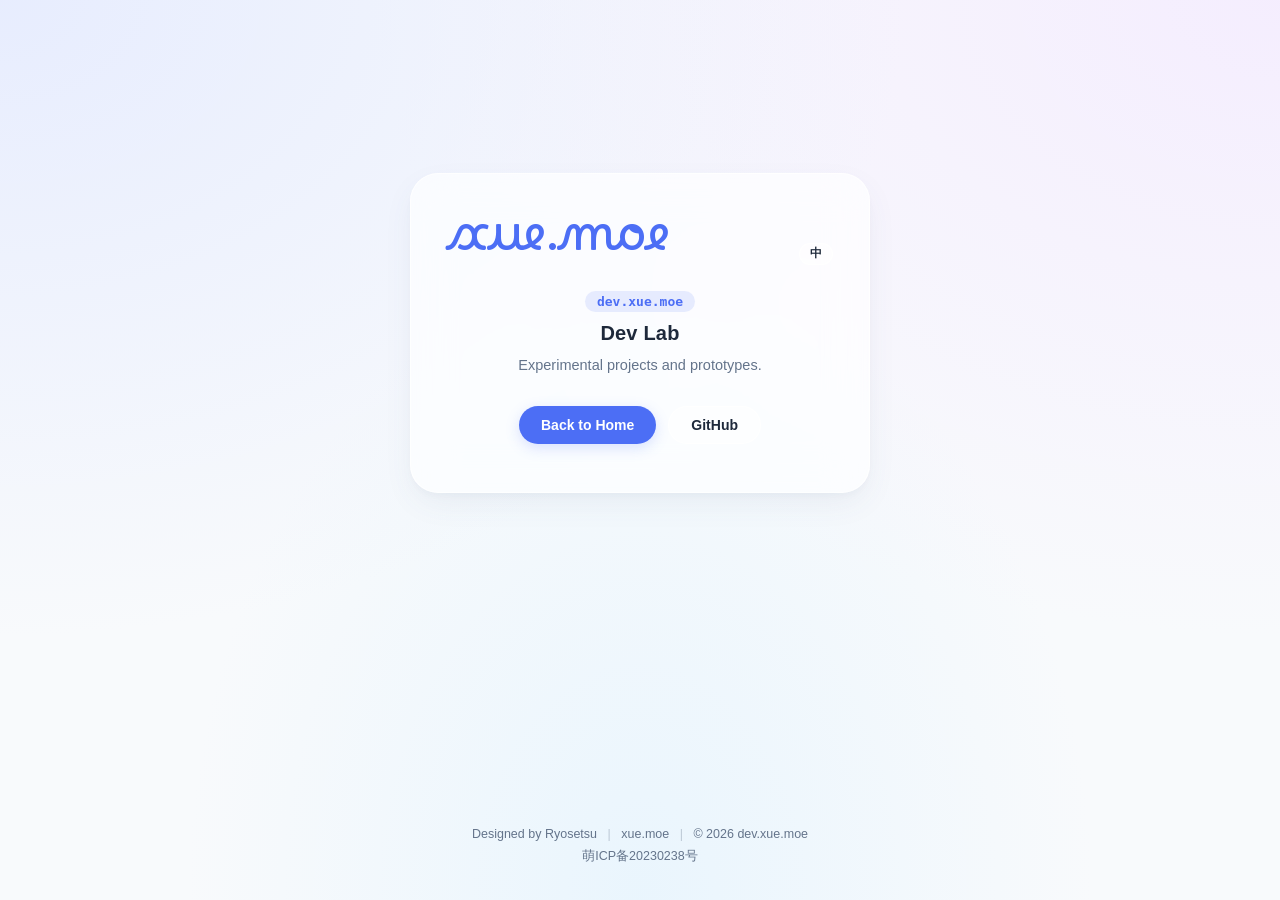
<file: dev/index.html>
<!DOCTYPE html>
<html lang="zh-CN">
<head>
  <meta charset="UTF-8" />
  <meta name="viewport" content="width=device-width, initial-scale=1.0, viewport-fit=cover" />
  <script>
    (function() {
      function valid(value, choices) { return choices.includes(value) ? value : null; }
      function readLocal(name) {
        try { return localStorage.getItem(name); } catch (_) { return null; }
      }
      function readCookie(name) {
        try {
          const cookie = document.cookie.split(';').map(value => value.trim()).find(value => value.startsWith(name + '='));
          return cookie ? decodeURIComponent(cookie.slice(name.length + 1)) : null;
        } catch (_) { return null; }
      }
      function setShared(name, value) {
        try { localStorage.setItem(name, value); } catch (_) {}
        const shared = location.hostname === 'xue.moe' || location.hostname.endsWith('.xue.moe');
        try { document.cookie = `${name}=${encodeURIComponent(value)}; path=/; max-age=31536000; SameSite=Lax${shared ? '; domain=.xue.moe' : ''}`; } catch (_) {}
      }
      const params = new URLSearchParams(location.search);
      const themeChoices = ['dark', 'light'];
      const languageChoices = ['zh', 'en'];
      // Shared cookies keep preferences consistent between subdomains.
      const theme = valid(params.get('theme'), themeChoices)
        || valid(readCookie('xue-theme'), themeChoices) || valid(readLocal('xue-theme'), themeChoices);
      if (theme) {
        document.documentElement.setAttribute('data-theme', theme);
        setShared('xue-theme', theme);
      }
      const lang = valid((params.get('lang') || '').toLowerCase(), languageChoices)
        || valid(readCookie('xue-lang'), languageChoices) || valid(readLocal('xue-lang'), languageChoices)
        || (navigator.language && navigator.language.startsWith('en') ? 'en' : 'zh');
      document.documentElement.setAttribute('data-lang', lang);
      document.documentElement.setAttribute('lang', lang === 'en' ? 'en' : 'zh-CN');
      setShared('xue-lang', lang);
      if (params.has('theme') || params.has('lang')) {
        params.delete('theme'); params.delete('lang');
        const query = params.toString();
        try { history.replaceState(null, '', location.pathname + (query ? '?' + query : '') + location.hash); } catch (_) {}
      }
    })();
  </script>
  <style>
    /* Set the browser canvas and native controls before any page content paints. */
    html { color-scheme: light; background-color: #f8fafc; }
    @media (prefers-color-scheme: dark) {
      html:not([data-theme="light"]) { color-scheme: dark; background-color: #0f172a; }
    }
    html[data-theme="dark"] { color-scheme: dark; background-color: #0f172a; }
  </style>
  <title>dev.xue.moe｜实验工坊</title>
  <meta name="description" content="dev.xue.moe 是 Ryosetsu 的实验工坊，用于展示实验性项目、前端组件与交互原型。" />
  <meta name="robots" content="noindex,follow" />
  <link rel="canonical" href="https://dev.xue.moe/" />
  <meta property="og:title" content="dev.xue.moe｜实验工坊" />
  <meta property="og:description" content="Ryosetsu 的实验工坊，用于展示实验性项目、前端组件与交互原型。" />
  <meta property="og:url" content="https://dev.xue.moe/" />
  <meta property="og:type" content="website" />
  <meta property="og:site_name" content="dev.xue.moe" />
  <meta property="og:image" content="https://dev.xue.moe/images/og/dev.png" />
  <meta property="og:image:type" content="image/png" />
  <meta property="og:image:width" content="1200" />
  <meta property="og:image:height" content="630" />
  <meta property="og:image:alt" content="dev.xue.moe 实验工坊与前端原型" />
  <meta name="twitter:card" content="summary_large_image" />
  <meta name="twitter:title" content="dev.xue.moe｜实验工坊" />
  <meta name="twitter:description" content="Ryosetsu 的实验工坊，用于展示实验性项目、前端组件与交互原型。" />
  <meta name="twitter:image" content="https://dev.xue.moe/images/og/dev.png" />
  <meta name="twitter:image:alt" content="dev.xue.moe 实验工坊与前端原型" />
  <link rel="icon" href="data:image/svg+xml,%3Csvg%20xmlns%3D%22http%3A%2F%2Fwww.w3.org%2F2000%2Fsvg%22%20viewBox%3D%220%200%2064%2064%22%3E%3Cdefs%3E%3ClinearGradient%20id%3D%22snowB%22%20x1%3D%220%25%22%20y1%3D%220%25%22%20x2%3D%220%25%22%20y2%3D%22100%25%22%3E%3Cstop%20offset%3D%220%25%22%20stop-color%3D%22%23ffffff%22%2F%3E%3Cstop%20offset%3D%22100%25%22%20stop-color%3D%22%23e2e8f0%22%2F%3E%3C%2FlinearGradient%3E%3ClinearGradient%20id%3D%22eyeBlue%22%20x1%3D%220%25%22%20y1%3D%220%25%22%20x2%3D%220%25%22%20y2%3D%22100%25%22%3E%3Cstop%20offset%3D%220%25%22%20stop-color%3D%22%230284c7%22%2F%3E%3Cstop%20offset%3D%22100%25%22%20stop-color%3D%22%230369a1%22%2F%3E%3C%2FlinearGradient%3E%3Cfilter%20id%3D%22snowShadow%22%20x%3D%22-10%25%22%20y%3D%22-10%25%22%20width%3D%22120%25%22%20height%3D%22120%25%22%3E%3CfeDropShadow%20dx%3D%220%22%20dy%3D%221.5%22%20stdDeviation%3D%221.5%22%20flood-color%3D%22%230f172a%22%20flood-opacity%3D%220.18%22%2F%3E%3C%2Ffilter%3E%3C%2Fdefs%3E%3Cg%20filter%3D%22url(%23snowShadow)%22%3E%3Cpath%20d%3D%22M7%2032%20C3%2016%2014%206%2022%2010%20C27%2012%2028.5%2020%2032%2020%20C35.5%2020%2037%2012%2042%2010%20C50%206%2061%2016%2057%2032%20C61%2045%2056%2058%2032%2058%20C8%2058%203%2045%207%2032%20Z%22%20fill%3D%22url(%23snowB)%22%2F%3E%3Cpath%20d%3D%22M12%2028%20C9%2019%2016%2013%2020%2015%20C22.5%2017%2022%2026%2017%2026.5%20Z%22%20fill%3D%22%23fda4af%22%2F%3E%3Cpath%20d%3D%22M52%2028%20C55%2019%2048%2013%2044%2015%20C41.5%2017%2042%2026%2047%2026.5%20Z%22%20fill%3D%22%23fda4af%22%2F%3E%3Cellipse%20cx%3D%2222%22%20cy%3D%2238%22%20rx%3D%224.8%22%20ry%3D%225.8%22%20fill%3D%22url(%23eyeBlue)%22%2F%3E%3Cellipse%20cx%3D%2242%22%20cy%3D%2238%22%20rx%3D%224.8%22%20ry%3D%225.8%22%20fill%3D%22url(%23eyeBlue)%22%2F%3E%3Cpath%20d%3D%22M19%2040%20C20%2042.5%2024%2042.5%2025%2040%22%20stroke%3D%22%2338bdf8%22%20stroke-width%3D%221.2%22%20stroke-linecap%3D%22round%22%20fill%3D%22none%22%2F%3E%3Cpath%20d%3D%22M39%2040%20C40%2042.5%2044%2042.5%2045%2040%22%20stroke%3D%22%2338bdf8%22%20stroke-width%3D%221.2%22%20stroke-linecap%3D%22round%22%20fill%3D%22none%22%2F%3E%3Ccircle%20cx%3D%2220.5%22%20cy%3D%2235.5%22%20r%3D%221.8%22%20fill%3D%22%23ffffff%22%2F%3E%3Ccircle%20cx%3D%2240.5%22%20cy%3D%2235.5%22%20r%3D%221.8%22%20fill%3D%22%23ffffff%22%2F%3E%3Ccircle%20cx%3D%2223.5%22%20cy%3D%2240.5%22%20r%3D%220.8%22%20fill%3D%22%23ffffff%22%2F%3E%3Ccircle%20cx%3D%2243.5%22%20cy%3D%2240.5%22%20r%3D%220.8%22%20fill%3D%22%23ffffff%22%2F%3E%3Cellipse%20cx%3D%2214%22%20cy%3D%2244%22%20rx%3D%223.5%22%20ry%3D%221.8%22%20fill%3D%22%23f43f5e%22%20opacity%3D%220.16%22%2F%3E%3Cellipse%20cx%3D%2250%22%20cy%3D%2244%22%20rx%3D%223.5%22%20ry%3D%221.8%22%20fill%3D%22%23f43f5e%22%20opacity%3D%220.16%22%2F%3E%3Cpath%20d%3D%22M32%2042.5%20L30.6%2040.5%20C31.2%2040%2032.8%2040%2033.4%2040.5%20Z%22%20fill%3D%22%23f43f5e%22%2F%3E%3Cpath%20d%3D%22M29.5%2044.5%20C31%2046%2032%2044.5%2032%2043.5%20C32%2044.5%2033%2046%2034.5%2044.5%22%20stroke%3D%22%23cbd5e1%22%20stroke-width%3D%221.5%22%20stroke-linecap%3D%22round%22%20fill%3D%22none%22%2F%3E%3C%2Fg%3E%3C%2Fsvg%3E">

  <style>
    @font-face {
      font-family: 'Borel';
      font-style: normal;
      font-weight: 400;
      font-display: swap;
      src: url('/fonts/borel.woff2') format('woff2'),
           url('https://fonts.gstatic.com/s/borel/v10/6qLOKZsftAPisjsmaSIFOSwF.woff2') format('woff2');
      unicode-range: U+0000-00FF, U+0131, U+0152-0153, U+02BB-02BC, U+02C6, U+02DA, U+02DC, U+2000-206F, U+20AC, U+2122, U+2191, U+2193, U+2212, U+2215, U+FEFF, U+FFFD;
    }

    :root {
      --primary: #4c6ef5;
      --primary-soft: rgba(76, 110, 245, 0.12);
      --primary-glow: rgba(92, 124, 250, 0.22);
      --bg-ambient: radial-gradient(at 0% 0%, rgba(224, 231, 255, 0.7) 0px, transparent 50%),
                    radial-gradient(at 100% 0%, rgba(243, 232, 255, 0.7) 0px, transparent 50%),
                    radial-gradient(at 50% 100%, rgba(224, 242, 254, 0.6) 0px, transparent 50%),
                    #f8fafc;
      --card-bg: rgba(255, 255, 255, 0.68);
      --card-border: rgba(255, 255, 255, 0.75);
      --text-main: #1e293b;
      --text-muted: #64748b;
      --shadow-soft: 0 12px 32px -4px rgba(79, 94, 130, 0.08), 0 4px 12px -2px rgba(79, 94, 130, 0.04);
    }

    @media (prefers-color-scheme: dark) {
      :root:not([data-theme="light"]) {
        --primary: #91a7ff;
        --primary-soft: rgba(145, 167, 255, 0.14);
        --primary-glow: rgba(145, 167, 255, 0.22);
        --bg-ambient: radial-gradient(at 0% 0%, rgba(30, 41, 67, 0.8) 0px, transparent 50%),
                      radial-gradient(at 100% 0%, rgba(46, 32, 69, 0.7) 0px, transparent 50%),
                      radial-gradient(at 50% 100%, rgba(17, 24, 39, 0.9) 0px, transparent 50%),
                      #0f172a;
        --card-bg: rgba(30, 41, 59, 0.65);
        --card-border: rgba(255, 255, 255, 0.08);
        --text-main: #f1f5f9;
        --text-muted: #94a3b8;
        --shadow-soft: 0 12px 36px -4px rgba(0, 0, 0, 0.4);
      }
    }
    :root[data-theme="dark"] {
        --primary: #91a7ff;
        --primary-soft: rgba(145, 167, 255, 0.14);
        --primary-glow: rgba(145, 167, 255, 0.22);
        --bg-ambient: radial-gradient(at 0% 0%, rgba(30, 41, 67, 0.8) 0px, transparent 50%),
                      radial-gradient(at 100% 0%, rgba(46, 32, 69, 0.7) 0px, transparent 50%),
                      radial-gradient(at 50% 100%, rgba(17, 24, 39, 0.9) 0px, transparent 50%),
                      #0f172a;
        --card-bg: rgba(30, 41, 59, 0.65);
        --card-border: rgba(255, 255, 255, 0.08);
        --text-main: #f1f5f9;
        --text-muted: #94a3b8;
        --shadow-soft: 0 12px 36px -4px rgba(0, 0, 0, 0.4);
    }

    * {
      box-sizing: border-box;
      margin: 0;
      padding: 0;
      -webkit-tap-highlight-color: transparent;
    }

    body {
      min-height: 100vh;
      display: flex;
      flex-direction: column;
      font-family: -apple-system, BlinkMacSystemFont, "Segoe UI", Roboto, "PingFang SC", "Microsoft YaHei", sans-serif;
      background: var(--bg-ambient);
      color: var(--text-main);
      justify-content: center;
      align-items: center;
      padding: 20px;
    }

    .card {
      background: var(--card-bg);
      backdrop-filter: blur(20px) saturate(160%);
      -webkit-backdrop-filter: blur(20px) saturate(160%);
      border: 1px solid var(--card-border);
      border-radius: 28px;
      padding: 48px 36px;
      box-shadow: var(--shadow-soft);
      text-align: center;
      max-width: 460px;
      width: 100%;
      animation: fadeInDown 0.6s cubic-bezier(0.16, 1, 0.3, 1);
    }

    .brand-hello {
      font-family: 'Borel', 'Snell Roundhand', 'Brush Script MT', 'Segoe Script', cursive;
      font-weight: 400;
      letter-spacing: -0.5px;
      color: var(--primary);
      font-size: 52px;
      line-height: 1.1;
      display: inline-block;
      margin-bottom: 6px;
      user-select: none;
    }

    .domain-tag {
      font-size: 13px;
      font-weight: 600;
      color: var(--primary);
      background: var(--primary-soft);
      padding: 3px 12px;
      border-radius: 999px;
      display: inline-block;
      margin-bottom: 16px;
      font-family: ui-monospace, SFMono-Regular, Menlo, Monaco, Consolas, monospace;
    }

    .page-title {
      margin: -6px 0 8px;
      font-size: 20px;
      font-weight: 700;
      letter-spacing: 0.01em;
    }

    p {
      color: var(--text-muted);
      font-size: 14.5px;
      line-height: 1.7;
      margin-bottom: 28px;
    }

    .btn-group {
      display: flex;
      gap: 12px;
      justify-content: center;
      flex-wrap: wrap;
    }

    .btn {
      display: inline-flex;
      align-items: center;
      gap: 6px;
      padding: 10px 22px;
      border-radius: 999px;
      font-size: 14px;
      font-weight: 600;
      text-decoration: none;
      transition: all 0.2s ease;
      color: #fff;
      background: var(--primary);
      box-shadow: 0 4px 14px var(--primary-glow);
    }

    .btn:hover {
      transform: translateY(-2px);
      box-shadow: 0 6px 20px var(--primary-glow);
    }

    .btn-secondary {
      background: rgba(255, 255, 255, 0.4);
      color: var(--text-main);
      border: 1px solid var(--card-border);
      box-shadow: none;
    }

    .btn-secondary:hover {
      background: rgba(255, 255, 255, 0.8);
      box-shadow: 0 4px 12px rgba(0, 0, 0, 0.05);
    }

    @keyframes fadeInDown {
      from { opacity: 0; transform: translateY(-16px); }
      to { opacity: 1; transform: translateY(0); }
    }

    footer {
      margin-top: auto;
      text-align: center;
      padding: 24px 16px 12px;
      font-size: 12.5px;
      color: var(--text-muted);
      line-height: 1.8;
    }

    footer a {
      color: inherit;
      text-decoration: none;
      transition: color 0.15s ease;
    }

    footer a:hover {
      color: var(--primary);
      text-decoration: underline;
    }

    footer .sep {
      margin: 0 7px;
      opacity: 0.35;
    }

    @media (max-width: 480px) {
      body { padding: max(16px, env(safe-area-inset-top)) 16px; }
      .card { padding: 34px 20px; border-radius: 22px; }
      .brand-hello { font-size: clamp(40px, 13vw, 48px); }
      .page-title { font-size: 18px; }
      .btn-group { flex-direction: column; }
      .btn { justify-content: center; min-height: 44px; }
      footer { padding-bottom: calc(16px + env(safe-area-inset-bottom)); }
    }
  </style>
</head>
<body>
  <div class="card" style="margin: auto 0;">
    <div style="display: flex; justify-content: space-between; align-items: center; width: 100%; margin-bottom: 6px;">
      <span class="brand-hello">xue.moe</span>
      <button id="langBtn" class="btn btn-secondary" style="padding: 3px 10px; font-size: 11.5px; line-height: 1.2; border-radius: 999px; font-weight: 700; cursor: pointer;" title="Switch Language / 切换语言">EN</button>
    </div>
    <div>
      <span class="domain-tag">dev.xue.moe</span>
    </div>
    <h1 id="pageTitle" class="page-title">实验工坊</h1>
    <p id="devDesc">实验项目与开发原型，持续更新。</p>
    <div class="btn-group">
      <a href="https://xue.moe" class="btn" id="homeBtn">返回主站</a>
      <a href="https://github.com/xue-moe" target="_blank" rel="noopener noreferrer" class="btn btn-secondary">GitHub</a>
    </div>
  </div>

  <footer>
    <div>
      <span>Designed by Ryosetsu</span>
      <span class="sep">|</span>
      <a href="https://xue.moe">xue.moe</a>
      <span class="sep">|</span>
      <span>© <span id="year">2026</span> dev.xue.moe</span>
    </div>
    <div>
      <a href="https://icp.gov.moe/?keyword=20230238" target="_blank" rel="noopener noreferrer external">萌ICP备20230238号</a>
    </div>
  </footer>

  <script>
    const curYear = new Date().getFullYear();
    const yearEl = document.getElementById('year');
    if (yearEl) {
      yearEl.textContent = curYear > 2026 ? `2026 - ${curYear}` : '2026';
    }

    const i18n = {
      zh: {
        title: "实验工坊 · xue.moe",
        pageTitle: "实验工坊",
        desc: "实验项目与开发原型，持续更新。",
        home: "返回主站",
        btn: "EN"
      },
      en: {
        title: "Dev Lab · xue.moe",
        pageTitle: "Dev Lab",
        desc: "Experimental projects and prototypes.",
        home: "Back to Home",
        btn: "中"
      }
    };

    let currentLang = document.documentElement.getAttribute('data-lang') || localStorage.getItem('xue-lang') || (navigator.language && navigator.language.startsWith('en') ? 'en' : 'zh');

    function setSharedPref(name, val) {
      try { localStorage.setItem(name, val); } catch (_) {}
      const isXue = location.hostname === 'xue.moe' || location.hostname.endsWith('.xue.moe');
      const d = isXue ? '; domain=.xue.moe' : '';
      document.cookie = `${name}=${encodeURIComponent(val)}; path=/; max-age=31536000; SameSite=Lax${d}`;
    }

    function attachCrossDomainPrefs(link) {
      if (!link || !link.href) return;
      try {
        const url = new URL(link.href, location.origin);
        if (url.hostname === 'xue.moe' || url.hostname.endsWith('.xue.moe')) {
          const curLang = document.documentElement.getAttribute('data-lang') || 'zh';
          const curTheme = document.documentElement.getAttribute('data-theme') || localStorage.getItem('xue-theme') || (window.matchMedia && window.matchMedia('(prefers-color-scheme: dark)').matches ? 'dark' : 'light');
          url.searchParams.set('lang', curLang);
          if (curTheme) url.searchParams.set('theme', curTheme);
          link.href = url.toString();
        }
      } catch (_) {}
    }

    function updateCrossDomainLinks() {
      document.querySelectorAll('a[href]').forEach(attachCrossDomainPrefs);
    }

    document.addEventListener('click', (e) => {
      const link = e.target.closest('a');
      if (link) attachCrossDomainPrefs(link);
    }, true);

    document.addEventListener('pointerdown', (e) => {
      const link = e.target.closest('a');
      if (link) attachCrossDomainPrefs(link);
    }, true);

    const langBtn = document.getElementById('langBtn');
    const devDesc = document.getElementById('devDesc');
    const homeBtn = document.getElementById('homeBtn');

    function applyLanguage(lang) {
      currentLang = lang;
      document.documentElement.setAttribute('data-lang', lang);
      document.documentElement.setAttribute('lang', lang === 'en' ? 'en' : 'zh-CN');
      setSharedPref('xue-lang', lang);

      const t = i18n[lang];
      document.title = t.title;
      document.getElementById('pageTitle').textContent = t.pageTitle;
      langBtn.textContent = t.btn;
      devDesc.innerHTML = t.desc;
      homeBtn.textContent = t.home;
      updateCrossDomainLinks();
    }

    langBtn.addEventListener('click', () => {
      applyLanguage(currentLang === 'zh' ? 'en' : 'zh');
    });

    applyLanguage(currentLang);
  </script>
</body>
</html>
</file>
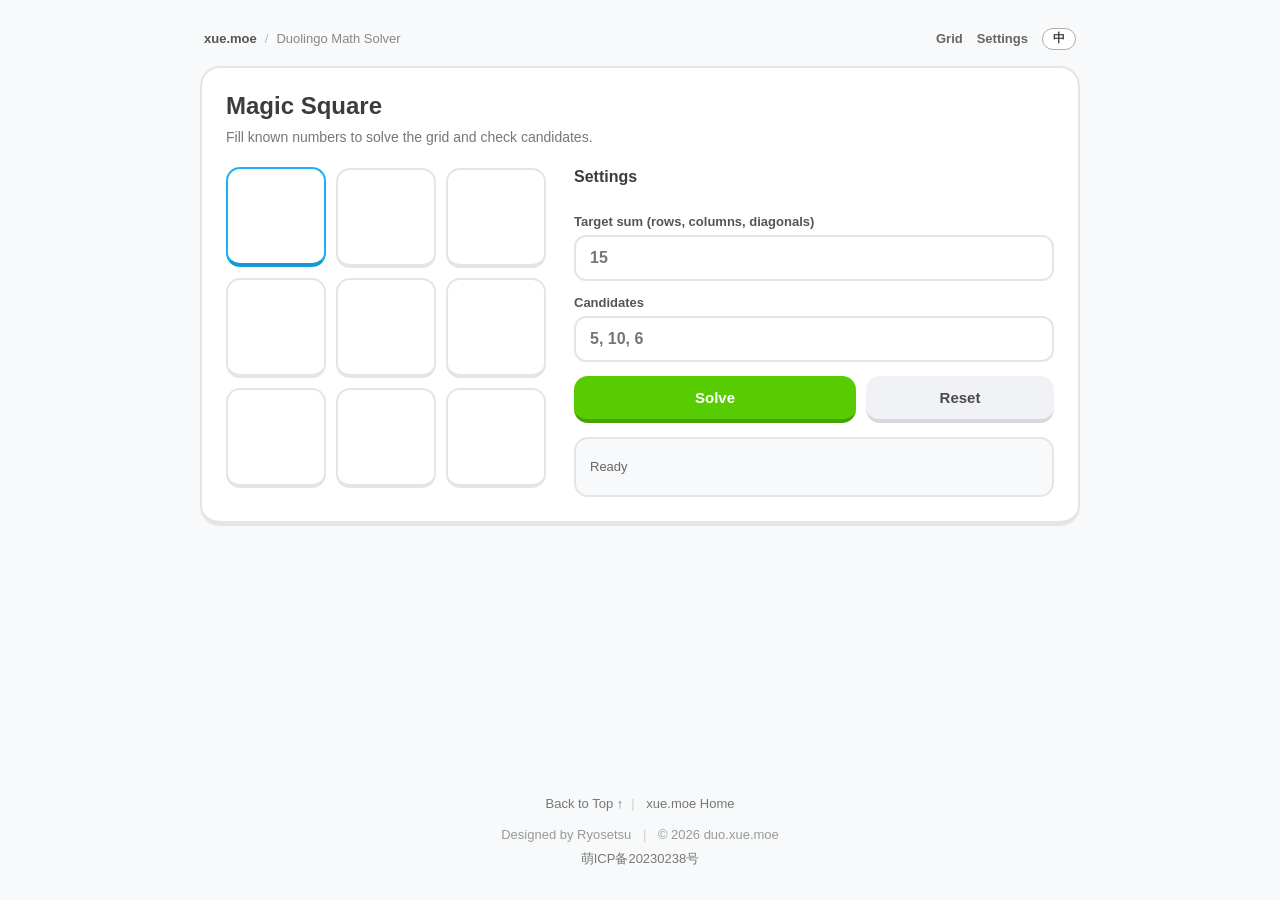
<file: duo/index.html>
<!DOCTYPE html>
<html lang="zh-CN">
<head>
  <meta charset="UTF-8" />
  <meta name="viewport" content="width=device-width, initial-scale=1.0, viewport-fit=cover" />
  <title>幻方求解 | duo.xue.moe</title>
  <meta name="description" content="在线求解多邻国数学 3×3 幻方：在9宫格（九宫格）中输入已知数字，自动推导空格、校验候选值并展示符合条件的解。" />
  <meta name="keywords" content="多邻国解题器,多邻国数学,多邻国幻方,9宫格,九宫格,9宫格求解器,九宫格求解器,3×3幻方,Duolingo Math,幻方解法,九宫格计算器,数学求解器" />
  <link rel="canonical" href="https://duo.xue.moe/" />
  <meta property="og:title" content="幻方求解 | duo.xue.moe" />
  <meta property="og:description" content="在线求解多邻国数学 3×3 幻方：在9宫格（九宫格）中输入已知数字，自动推导空格、校验候选值并展示符合条件的解。" />
  <meta property="og:url" content="https://duo.xue.moe/" />
  <meta property="og:type" content="website" />
  <meta property="og:site_name" content="xue.moe" />
  <meta property="og:image" content="https://duo.xue.moe/images/og/duo.png" />
  <meta property="og:image:type" content="image/png" />
  <meta property="og:image:width" content="1200" />
  <meta property="og:image:height" content="630" />
  <meta property="og:image:alt" content="多邻国数学 9宫格与九宫格幻方求解器示例" />
  <meta name="twitter:card" content="summary_large_image" />
  <meta name="twitter:title" content="幻方求解 | duo.xue.moe" />
  <meta name="twitter:description" content="在线求解多邻国数学 3×3 幻方：在9宫格（九宫格）中输入已知数字，自动推导空格、校验候选值并展示符合条件的解。" />
  <meta name="twitter:image" content="https://duo.xue.moe/images/og/duo.png" />
  <meta name="twitter:image:alt" content="多邻国数学 9宫格与九宫格幻方求解器示例" />
  <link rel="icon" href="data:image/svg+xml,<svg xmlns=%22http://www.w3.org/2000/svg%22 viewBox=%220 0 100 100%22><text y=%22.9em%22 font-size=%2280%22>🦉</text></svg>">
  <script>
    (function() {
      function getCookie(name) {
        const match = document.cookie.match(new RegExp('(?:^|;\\s*)' + name + '=([^;]*)'));
        return match ? decodeURIComponent(match[1]) : null;
      }
      function setShared(name, val) {
        try { localStorage.setItem(name, val); } catch (_) {}
        const isXue = location.hostname === 'xue.moe' || location.hostname.endsWith('.xue.moe');
        const d = isXue ? '; domain=.xue.moe' : '';
        document.cookie = `${name}=${encodeURIComponent(val)}; path=/; max-age=31536000; SameSite=Lax${d}`;
      }

      const params = new URLSearchParams(location.search);
      const qTheme = params.get('theme');
      const qLang = params.get('lang');

      const theme = (qTheme === 'dark' || qTheme === 'light') ? qTheme
        : (localStorage.getItem('xue-theme') || getCookie('xue-theme'));
      if (theme === 'dark' || theme === 'light') {
        document.documentElement.setAttribute('data-theme', theme);
        setShared('xue-theme', theme);
      }

      const rawLang = qLang ? qLang.toLowerCase() : null;
      const lang = (rawLang === 'zh' || rawLang === 'en') ? rawLang
        : (localStorage.getItem('xue-lang') || getCookie('xue-lang') || (navigator.language && navigator.language.startsWith('en') ? 'en' : 'zh'));
      document.documentElement.setAttribute('data-lang', lang);
      document.documentElement.setAttribute('lang', lang === 'en' ? 'en' : 'zh-CN');
      setShared('xue-lang', lang);

      if (qTheme || qLang) {
        params.delete('theme');
        params.delete('lang');
        const cleanSearch = params.toString();
        const cleanUrl = location.pathname + (cleanSearch ? '?' + cleanSearch : '') + location.hash;
        try { history.replaceState(null, '', cleanUrl); } catch (_) {}
      }
    })();
  </script>
  <style>
:root {
      --bg: #f7f9fa;
      --card-bg: #ffffff;
      --duo-green: #58cc02;
      --duo-green-border: #46a302;
      --duo-green-light: #d7ffb8;
      --duo-blue: #1cb0f6;
      --duo-blue-border: #1899d6;
      --duo-blue-bg: #ddf4ff;
      --duo-orange: #ff9600;
      --duo-orange-border: #e08300;
      --duo-orange-bg: #fff5ea;
      --duo-red: #ff4b4b;
      --duo-red-border: #ea2b2b;
      --duo-gray: #e5e5e5;
      --duo-gray-border: #afafaf;
      --text: #4b4b4b;
      --text-dark: #3c3c3c;
    }

    * {
      box-sizing: border-box;
      -webkit-tap-highlight-color: transparent;
    }

    body {
      margin: 0;
      min-height: 100vh;
      display: flex;
      flex-direction: column;
      font-family: -apple-system, BlinkMacSystemFont, "Segoe UI", Roboto, "PingFang SC", "Hiragino Sans GB", "Microsoft YaHei", sans-serif;
      background: var(--bg);
      color: var(--text);
    }

    .wrap {
      width: min(880px, calc(100% - 24px));
      margin: 28px auto 30px;
      flex: 1 0 auto;
    }

    .card {
      background: var(--card-bg);
      border-radius: 20px;
      padding: 24px;
      border: 2px solid var(--duo-gray);
      border-bottom: 5px solid var(--duo-gray);
      margin-bottom: 20px;
    }

    .header-row {
      display: flex;
      align-items: center;
      gap: 12px;
      margin-bottom: 6px;
    }

    .header-icon {
      font-size: 32px;
      line-height: 1;
    }

    h1 {
      margin: 0;
      font-size: 24px;
      font-weight: 800;
      color: var(--text-dark);
    }

    .sub {
      margin: 0 0 20px;
      color: #777;
      font-size: 14px;
      line-height: 1.6;
    }

    .layout {
      display: grid;
      grid-template-columns: minmax(280px, 320px) 1fr;
      gap: 28px;
      align-items: start;
    }

    .grid-wrap {
      display: flex;
      flex-direction: column;
      gap: 12px;
    }

    .grid {
      display: grid;
      grid-template-columns: repeat(3, 1fr);
      gap: 10px;
      width: 100%;
      aspect-ratio: 1 / 1;
    }

    input[type="number"]::-webkit-outer-spin-button,
    input[type="number"]::-webkit-inner-spin-button {
      -webkit-appearance: none;
      margin: 0;
    }
    input[type="number"] {
      -moz-appearance: textfield;
    }

    .grid input,
    .result-cell {
      width: 100%;
      min-width: 0;
      border: 2px solid var(--duo-gray);
      border-bottom: 4px solid var(--duo-gray);
      border-radius: 14px;
      background: #fff;
      text-align: center;
      font-size: 28px;
      font-weight: 800;
      color: var(--text-dark);
      transition: all .12s ease;
    }

    .grid input:focus {
      outline: none;
      border-color: var(--duo-blue);
      border-bottom-color: var(--duo-blue-border);
      transform: translateY(-1px);
    }

    .grid input.manual {
      background: var(--duo-blue-bg);
      border-color: var(--duo-blue);
      border-bottom-color: var(--duo-blue-border);
      color: #0c6994;
    }

    .grid input.solved {
      background: var(--duo-green-light);
      border-color: var(--duo-green);
      border-bottom-color: var(--duo-green-border);
      color: #2b6d00;
    }

    .deduction-reveal {
      animation: deduction-reveal 240ms ease-out both;
    }

    @keyframes deduction-reveal {
      from { opacity: 0; transform: scale(0.94); }
      to { opacity: 1; transform: scale(1); }
    }

    @media (prefers-reduced-motion: reduce) {
      .deduction-reveal { animation: none; }
    }

    .grid input.candidate {
      background: var(--duo-orange-bg);
      border-color: var(--duo-orange);
      border-bottom-color: var(--duo-orange-border);
      color: #b05700;
    }

    .side {
      display: flex;
      flex-direction: column;
      gap: 14px;
    }

    .field {
      display: flex;
      flex-direction: column;
      gap: 6px;
    }

    .field label {
      font-size: 13px;
      font-weight: 800;
      color: #555;
    }

    .field input {
      width: 100%;
      padding: 12px 14px;
      border: 2px solid var(--duo-gray);
      border-radius: 12px;
      font-size: 16px;
      font-weight: 600;
      outline: none;
      background: #fff;
      transition: border-color .15s;
    }

    .field input:focus {
      border-color: var(--duo-blue);
    }

    .buttons {
      display: grid;
      grid-template-columns: 1.2fr 0.8fr;
      gap: 10px;
    }

    button {
      border: 0;
      border-radius: 14px;
      padding: 13px 16px;
      font-size: 15px;
      font-weight: 800;
      cursor: pointer;
      transition: transform .08s ease, filter .08s ease;
      user-select: none;
    }

    button:hover { filter: brightness(1.04); }
    button:active {
      transform: translateY(3px) !important;
    }
    button:disabled {
      opacity: .45;
      cursor: not-allowed;
      transform: none !important;
      filter: none;
    }

    .primary {
      background: var(--duo-green);
      border-bottom: 4px solid var(--duo-green-border);
      color: #fff;
    }

    .ghost {
      background: #f0f2f5;
      border-bottom: 4px solid #d5d9de;
      color: #4b4b4b;
    }

    .status {
      min-height: 60px;
      padding: 12px 14px;
      border-radius: 14px;
      background: #f7f9fa;
      border: 2px solid var(--duo-gray);
      font-size: 13px;
      line-height: 1.6;
      color: #666;
      display: flex;
      align-items: center;
    }

    .status.ok {
      background: #eefbee;
      border-color: #a7f3d0;
      color: #047857;
      font-weight: 600;
    }

    .status.error {
      background: #fff3f3;
      border-color: #fecaca;
      color: #d93025;
      font-weight: 600;
    }

    .hint {
      font-size: 12px;
      line-height: 1.6;
      color: #888;
      background: #fdfdfd;
      padding: 10px 12px;
      border-radius: 10px;
      border: 1px dashed var(--duo-gray);
    }

    kbd {
      background: #eee;
      border-radius: 4px;
      padding: 2px 5px;
      font-family: inherit;
      font-size: 11px;
      border: 1px solid #ccc;
    }

    .badge-blue { color: #0284c7; font-weight: 700; }
    .badge-green { color: #15803d; font-weight: 700; }
    .badge-orange { color: #c2410c; font-weight: 700; }

    .results-card { display: none; }
    .results-card.show { display: block; }

    .results-head {
      display: flex;
      align-items: center;
      justify-content: space-between;
      gap: 12px;
      margin-bottom: 16px;
    }

    .results-title {
      font-size: 17px;
      font-weight: 800;
      color: var(--text-dark);
    }

    .results-count {
      color: #777;
      font-size: 13px;
    }

    .results-list {
      display: grid;
      grid-template-columns: repeat(auto-fit, minmax(210px, 1fr));
      gap: 14px;
    }

    .result-item {
      border: 2px solid var(--duo-gray);
      border-radius: 14px;
      padding: 12px;
      background: #fafafa;
      transition: all .15s ease;
      cursor: pointer;
    }

    .result-item:hover {
      border-color: var(--duo-blue);
      transform: translateY(-2px);
      box-shadow: 0 4px 12px rgba(28, 176, 246, 0.12);
    }

    .result-item.active {
      border-color: var(--duo-blue);
      box-shadow: 0 0 0 2px var(--duo-blue-border);
      background: var(--duo-blue-bg);
    }

    .result-label {
      text-align: center;
      color: #666;
      font-size: 12px;
      font-weight: 700;
      margin-bottom: 8px;
    }

    .result-grid {
      width: min(100%, 220px);
      margin: 0 auto;
      display: grid;
      grid-template-columns: repeat(3, 1fr);
      gap: 6px;
      aspect-ratio: 1 / 1;
    }

    .result-cell {
      display: flex;
      align-items: center;
      justify-content: center;
      font-size: 20px;
      border-width: 2px;
      border-bottom-width: 3px;
      border-radius: 10px;
    }

    .result-cell.known {
      background: var(--duo-blue-bg);
      border-color: var(--duo-blue);
      color: #0c6994;
    }

    .result-cell.candidate {
      background: var(--duo-orange-bg);
      border-color: var(--duo-orange);
      color: #b05700;
    }

    .result-cell.solved {
      background: var(--duo-green-light);
      border-color: var(--duo-green);
      color: #2b6d00;
    }

    .grid-nav, .nav {
      display: none;
      justify-content: center;
      align-items: center;
      gap: 10px;
      margin-top: 14px;
    }

    .grid-nav.show, .nav.show {
      display: flex;
    }

    .grid-nav-count {
      min-width: 100px;
      text-align: center;
      color: #666;
      font-size: 13px;
      font-weight: 700;
    }

    footer {
      flex-shrink: 0;
      text-align: center;
      padding: 20px 14px 30px;
      font-size: 13px;
      color: #999;
      line-height: 1.8;
    }

    footer a {
      color: #777;
      text-decoration: none;
      transition: color .15s ease;
    }

    footer a:hover {
      color: var(--duo-green);
      text-decoration: underline;
    }

    footer .sep {
      margin: 0 8px;
      color: #ccc;
    }

html {
      scroll-behavior: smooth;
    }

    .top-nav {
      display: flex;
      align-items: center;
      justify-content: space-between;
      margin-bottom: 16px;
      font-size: 13px;
      padding: 0 4px;
    }

    .nav-left {
      display: flex;
      align-items: center;
      gap: 8px;
    }

    .nav-brand {
      color: #555;
      text-decoration: none;
      font-weight: 700;
      display: flex;
      align-items: center;
      gap: 4px;
      transition: color .15s ease;
    }

    .nav-brand:hover {
      color: var(--duo-green);
    }

    .nav-sep {
      color: #bbb;
    }

    .nav-current {
      color: #888;
    }

    .nav-right {
      display: flex;
      align-items: center;
      gap: 14px;
    }

    .nav-link {
      color: #666;
      text-decoration: none;
      font-weight: 600;
      transition: color .15s ease;
    }

    .nav-link:hover {
      color: var(--duo-blue);
    }

    .sr-only {
      position: absolute;
      width: 1px;
      height: 1px;
      padding: 0;
      margin: -1px;
      overflow: hidden;
      clip: rect(0, 0, 0, 0);
      white-space: nowrap;
      border: 0;
    }

    .side-title {
      font-size: 16px;
      font-weight: 800;
      color: var(--text-dark);
      margin: 0 0 14px 0;
    }

    h2.results-title {
      margin: 0;
    }

    .guide-card {
      margin-top: 24px;
    }

    .guide-title {
      font-size: 18px;
      font-weight: 800;
      color: var(--text-dark);
      margin: 0;
    }

    .guide-grid {
      display: grid;
      grid-template-columns: repeat(auto-fit, minmax(240px, 1fr));
      gap: 16px;
      margin-top: 16px;
    }

    .guide-item {
      background: #fafafa;
      border: 2px solid var(--duo-gray);
      border-radius: 14px;
      padding: 16px;
      box-sizing: border-box;
    }

    .guide-item h3 {
      font-size: 15px;
      font-weight: 800;
      color: var(--text-dark);
      margin: 0 0 8px 0;
    }

    .guide-item p {
      font-size: 13px;
      line-height: 1.6;
      color: #666;
      margin: 0;
    }

    .guide-item code {
      background: #eee;
      padding: 2px 6px;
      border-radius: 4px;
      font-size: 12px;
      color: var(--text-dark);
    }

    .footer-links {
      margin-bottom: 8px;
    }

    @media (max-width: 680px) {
      .wrap { width: min(880px, calc(100% - 20px)); margin: calc(12px + env(safe-area-inset-top)) auto 16px; }
      .card { padding: 18px 16px; border-radius: 16px; }
      .layout { grid-template-columns: 1fr; gap: 20px; }
      .grid { width: min(100%, 300px); max-width: 300px; margin: 0 auto; }
      .grid input, .result-cell { font-size: clamp(22px, 8vw, 28px); }
      .top-nav { font-size: 12px; flex-wrap: wrap; gap: 8px; align-items: flex-start; }
      .nav-left { min-width: 0; flex: 1 1 100%; flex-wrap: wrap; }
      .nav-right { width: 100%; gap: 6px 10px; flex-wrap: wrap; }
      .nav-link, .nav-lang-btn { min-height: 40px; display: inline-flex; align-items: center; }
      .guide-grid { grid-template-columns: 1fr; }
      footer { padding-bottom: calc(20px + env(safe-area-inset-bottom)); }
    }

    .nav-lang-btn {
      border: 1.5px solid var(--duo-gray-border);
      background: #fff;
      color: var(--text-dark);
      border-radius: 999px;
      padding: 3px 10px;
      font-size: 11.5px;
      font-weight: 800;
      cursor: pointer;
      transition: all .15s ease;
      line-height: 1.2;
    }

    .nav-lang-btn:hover {
      border-color: var(--duo-blue);
      color: var(--duo-blue);
      transform: translateY(-1px);
    }
  </style>
</head>
<body id="top">
  <div class="wrap">
    <nav class="top-nav" aria-label="页面导航">
      <div class="nav-left">
        <a href="https://xue.moe" class="nav-brand" id="navBrand" title="访问 xue.moe 门户主页">xue.moe</a>
        <span class="nav-sep">/</span>
        <span class="nav-current" id="navCurrent">幻方求解</span>
      </div>
      <div class="nav-right">
        <a href="#grid-section" class="nav-link" id="navLinkGrid">九宫格</a>
        <a href="#settings-section" class="nav-link" id="navLinkSettings">设置</a>

        <button id="langToggleBtn" class="nav-lang-btn" title="Switch Language / 切换语言">EN</button>
      </div>
    </nav>

    <div class="card">
      <div class="header-row">
        <h1 id="h1Title">幻方求解</h1>
      </div>

      <p class="sub" id="subDesc">填写已知数字，补全九宫格并校验备选值。</p>
      <div class="layout">
        <div class="grid-wrap" id="grid-section">
          <h2 class="sr-only" id="srOnlyTitle">九宫格输入棋盘</h2>
          <div class="grid" id="grid"></div>
          <div class="grid-nav" id="gridNav">
            <button class="ghost" id="gridPrevBtn">◀ 上一组</button>
            <div class="grid-nav-count" id="gridNavCount"></div>
            <button class="ghost" id="gridNextBtn">下一组 ▶</button>
          </div>
        </div>

        <div class="side" id="settings-section">
          <h2 class="side-title" id="sideTitle">设置</h2>
          <div class="field">
            <label for="targetSum" id="labelTargetSum">目标和值（行、列与对角线之和）</label>
            <input id="targetSum" type="number" step="1" inputmode="numeric" autocomplete="off" data-1p-ignore data-bwignore placeholder="15">
          </div>

          <div class="field">
            <label for="candidateValues" id="labelCandidateValues">备选数字</label>
            <input
              id="candidateValues"
              type="text"
              inputmode="decimal"
              autocomplete="off"
              data-1p-ignore
              data-bwignore
              placeholder="5, 10, 6"
            >
          </div>

          <div class="buttons">
            <button class="primary" id="solveBtn">求解</button>
            <button class="ghost" id="clearBtn">重置</button>
          </div>

          <div class="status" id="status">
            待求解
          </div>

        </div>
      </div>
    </div>

    <div class="card results-card" id="resultsCard">
      <div class="results-head">
        <h2 class="results-title" id="resultsTitle">解集</h2>
        <div class="results-count" id="resultsCount"></div>
      </div>

      <div class="results-list" id="resultsList"></div>

      <div class="nav" id="nav">
        <button class="ghost" id="prevBtn">◀ 上一组</button>
        <button class="ghost" id="nextBtn">下一组 ▶</button>
      </div>
    </div>

  </div>

  <footer>
    <div class="footer-links">
      <a href="#top" id="footerLinkTop">回到顶部 ↑</a><span class="sep">|</span>
      <a href="https://xue.moe" id="footerLinkHome">xue.moe 首页</a>
    </div>
    <div>
      <span>Designed by Ryosetsu</span>
      <span class="sep">|</span>
      <span>© <span id="year">2026</span> duo.xue.moe</span>
    </div>
    <div>
      <a href="https://icp.gov.moe/?keyword=20230238" target="_blank" rel="noopener noreferrer external" aria-label="萌ICP备20230238号（在新窗口打开）">萌ICP备20230238号</a>
    </div>
  </footer>

  <script>
    const curYear = new Date().getFullYear();
    const yearEl = document.getElementById('year');
    if (yearEl) {
      yearEl.textContent = curYear > 2026 ? `2026 - ${curYear}` : '2026';
    }

    const i18n = {
      zh: {
        langBtn: "EN",
        docTitle: "幻方求解 | duo.xue.moe",
        docDesc: "在线求解多邻国数学 3×3 幻方：在9宫格（九宫格）中输入已知数字，自动推导空格、校验候选值并展示符合条件的解。",
        navCurrent: "幻方求解",
        navGrid: "九宫格",
        navSettings: "设置",
        h1Title: "幻方求解",
        subDesc: "填写已知数字，补全九宫格并校验备选值。",
        srOnlyTitle: "九宫格输入棋盘",
        gridPrevBtn: "◀ 上一组",
        gridNextBtn: "下一组 ▶",
        sideTitle: "设置",
        labelTargetSum: "目标和值（行、列与对角线之和）",
        placeholderTargetSum: "15",
        labelCandidateValues: "备选数字",
        placeholderCandidates: "5, 10, 6",
        solveBtn: "求解",
        clearBtn: "重置",
        statusEmpty: "待求解",
        resultsTitle: "解集",
        prevBtn: "◀ 上一组",
        nextBtn: "下一组 ▶",
        footerTop: "回到顶部 ↑",
        footerHome: "xue.moe 首页",
        statusReset: "已重置",
        errCellInt: (idx) => `第 ${idx + 1} 格必须输入正整数。`,
        statusUpdated: "已更新",
        errConflictSum: (sums) => `和值冲突：${sums}`,
        okPartialSolution: (count) => `已填 ${count} 格`,
        okAutoDetected: (val) => `目标和值：${val}`,
        errTargetMismatch: (det, cur) => `和值冲突：${det} / ${cur}`,
        errNeedTarget: "缺少目标和值",
        errInferredCenter: (center) => `无正整数解`,
        errTargetPosInt: "目标和值必须是正整数。",
        errCandidatesPosInt: "备选数字须为正整数",
        errDupeFixed: (dupes) => `重复数字：${dupes}`,
        errDupeCandInFixed: (dupes) => `重复数字：${dupes}`,
        errNeedInput: "缺少已知数字",
        errTargetDiv3: (tgt) => `无整数解`,
        errNoSolution: "无解",
        okSingleSolution: "唯一解",
        okSameNumbersMultiSolutions: (cnt) => `${cnt} 组解`,
        okMultiSolutions: (cnt) => `${cnt} 组解`,
        resultsCountAll: (total) => `${total} 组解`,
        resultsCountPaginated: (total, cur) => `共 ${total} 组，当前第 ${cur} 组`,
        groupLabel: (idx) => `第 ${idx + 1} 组`,
        gridNavLabel: (cur, total) => `解法 ${cur} / ${total}`
      },
      en: {
        langBtn: "中",
        docTitle: "Magic Square - 3x3 Solver & Validator | duo.xue.moe",
        docDesc: "Interactive 3x3 Magic Square solver for Duolingo Math levels. Instant auto-completion of positive integers, target sum deduction, candidate validation, and multiple solution viewing.",
        navCurrent: "Duolingo Math Solver",
        navGrid: "Grid",
        navSettings: "Settings",
        h1Title: "Magic Square",
        subDesc: "Fill known numbers to solve the grid and check candidates.",
        srOnlyTitle: "Magic Square Grid Input",
        gridPrevBtn: "◀ Prev",
        gridNextBtn: "Next ▶",
        sideTitle: "Settings",
        labelTargetSum: "Target sum (rows, columns, diagonals)",
        placeholderTargetSum: "15",
        labelCandidateValues: "Candidates",
        placeholderCandidates: "5, 10, 6",
        solveBtn: "Solve",
        clearBtn: "Reset",
        statusEmpty: "Ready",
        resultsTitle: "Solutions",
        prevBtn: "◀ Prev",
        nextBtn: "Next ▶",
        footerTop: "Back to Top ↑",
        footerHome: "xue.moe Home",
        statusReset: "Reset",
        errCellInt: (idx) => `Cell ${idx + 1} must be a positive integer.`,
        statusUpdated: "Updated",
        errConflictSum: (sums) => `Conflicting sums: ${sums}`,
        okPartialSolution: (count) => `${count} cells filled`,
        okAutoDetected: (val) => `Auto-detected target sum: ${val}`,
        errTargetMismatch: (det, cur) => `Conflicting sums: ${det} / ${cur}`,
        errNeedTarget: "Target sum required",
        errInferredCenter: (center) => `No positive integer solution`,
        errTargetPosInt: "Target sum must be a positive integer.",
        errCandidatesPosInt: "Candidates must be positive integers",
        errDupeFixed: (dupes) => `Numbers cannot repeat: duplicate ${dupes} found in known cells.`,
        errDupeCandInFixed: (dupes) => `Numbers cannot repeat: candidate ${dupes} is already placed in the grid.`,
        errNeedInput: "Known numbers required",
        errTargetDiv3: (tgt) => `Target sum ${tgt} is not divisible by 3. No integer solution exists.`,
        errNoSolution: "No solution",
        okSingleSolution: "Unique solution",
        okSameNumbersMultiSolutions: (cnt) => `${cnt} solutions`,
        okMultiSolutions: (cnt) => `${cnt} solutions`,
        resultsCountAll: (total) => `${total} solution${total === 1 ? '' : 's'}`,
        resultsCountPaginated: (total, cur) => `Solution ${cur} of ${total}`,
        groupLabel: (idx) => `Solution ${idx + 1}`,
        gridNavLabel: (cur, total) => `Solution ${cur} of ${total}`
      }
    };

    let currentLang = document.documentElement.getAttribute('data-lang') || localStorage.getItem('xue-lang') || (navigator.language && navigator.language.startsWith('en') ? 'en' : 'zh');

    function setSharedPref(name, val) {
      try { localStorage.setItem(name, val); } catch (_) {}
      const isXue = location.hostname === 'xue.moe' || location.hostname.endsWith('.xue.moe');
      const d = isXue ? '; domain=.xue.moe' : '';
      document.cookie = `${name}=${encodeURIComponent(val)}; path=/; max-age=31536000; SameSite=Lax${d}`;
    }

    function attachCrossDomainPrefs(link) {
      if (!link || !link.href) return;
      try {
        const url = new URL(link.href, location.origin);
        if (url.hostname === 'xue.moe' || url.hostname.endsWith('.xue.moe')) {
          const curLang = document.documentElement.getAttribute('data-lang') || 'zh';
          const curTheme = document.documentElement.getAttribute('data-theme') || localStorage.getItem('xue-theme') || (window.matchMedia && window.matchMedia('(prefers-color-scheme: dark)').matches ? 'dark' : 'light');
          url.searchParams.set('lang', curLang);
          if (curTheme) url.searchParams.set('theme', curTheme);
          link.href = url.toString();
        }
      } catch (_) {}
    }

    function updateCrossDomainLinks() {
      document.querySelectorAll('a[href]').forEach(attachCrossDomainPrefs);
    }

    document.addEventListener('click', (e) => {
      const link = e.target.closest('a');
      if (link) attachCrossDomainPrefs(link);
    }, true);

    document.addEventListener('pointerdown', (e) => {
      const link = e.target.closest('a');
      if (link) attachCrossDomainPrefs(link);
    }, true);

    const gridEl = document.getElementById('grid');
    const targetSumEl = document.getElementById('targetSum');
    const candidateValuesEl = document.getElementById('candidateValues');

    const solveBtn = document.getElementById('solveBtn');
    const clearBtn = document.getElementById('clearBtn');
    const statusEl = document.getElementById('status');

    const resultsCard = document.getElementById('resultsCard');
    const resultsCountEl = document.getElementById('resultsCount');
    const resultsList = document.getElementById('resultsList');
    const nav = document.getElementById('nav');
    const prevBtn = document.getElementById('prevBtn');
    const nextBtn = document.getElementById('nextBtn');

    const gridNav = document.getElementById('gridNav');
    const gridPrevBtn = document.getElementById('gridPrevBtn');
    const gridNextBtn = document.getElementById('gridNextBtn');
    const gridNavCount = document.getElementById('gridNavCount');
    const langToggleBtn = document.getElementById('langToggleBtn');

    const cells = [];
    let internalUpdate = false;
    let targetWasAuto = false;
    let deductionStep = 0;
    let allSolutions = [];
    let currentResultIndex = 0;
    let lastFixed = [];
    let lastCandidates = [];

    const lines = [
      [0,1,2], [3,4,5], [6,7,8],
      [0,3,6], [1,4,7], [2,5,8],
      [0,4,8], [2,4,6]
    ];

    for (let i = 0; i < 9; i++) {
      const input = document.createElement('input');
      input.type = 'number';
      input.step = '1';
      input.min = '1';
      input.inputMode = 'numeric';
      input.autocomplete = 'off';
      input.setAttribute('data-1p-ignore', '');
      input.setAttribute('data-bwignore', '');
      input.dataset.index = i;
      input.dataset.source = '';

      input.addEventListener('focus', () => {
        if (input.dataset.source === 'solved') {
          input.select();
        }
      });

      input.addEventListener('input', () => {
        if (internalUpdate) return;
        const val = input.value.trim();

        if (val === '') {
          input.classList.remove('manual', 'solved', 'candidate');
          input.dataset.source = '';
        } else {
          input.classList.remove('solved', 'candidate');
          input.classList.add('manual');
          input.dataset.source = 'manual';
        }

        clearSolvedCells(input);
        clearResults();
        if (autoDetectTarget() !== false) tryAutoSolve();
      });

      input.addEventListener('keydown', event => {
        const index = Number(input.dataset.index);
        const row = Math.floor(index / 3);
        const col = index % 3;
        let next = null;

        if (event.key === 'ArrowUp' && row > 0) next = index - 3;
        if (event.key === 'ArrowDown' && row < 2) next = index + 3;
        if (event.key === 'ArrowLeft' && col > 0) next = index - 1;
        if (event.key === 'ArrowRight' && col < 2) next = index + 1;

        if (event.key === 'Backspace' && input.value === '' && index > 0) {
          event.preventDefault();
          cells[index - 1].focus();
          cells[index - 1].select();
          return;
        }

        if (next !== null) {
          event.preventDefault();
          cells[next].focus();
          cells[next].select();
          return;
        }

        if (event.key === 'Tab' && !event.shiftKey && index === 8) {
          event.preventDefault();
          targetSumEl.focus();
          targetSumEl.select();
          return;
        }

        if (event.key === 'Enter') {
          event.preventDefault();
          runSolve();
        }
      });

      gridEl.appendChild(input);
      cells.push(input);
    }

    function setStatus(message, type = '') {
      statusEl.textContent = message;
      statusEl.className = 'status' + (type ? ' ' + type : '');
    }

    function clearSolvedCells(exceptCell = null) {
      deductionStep = 0;
      targetSumEl.classList.remove('deduction-reveal');
      cells.forEach(cell => cell.classList.remove('deduction-reveal'));
      internalUpdate = true;
      cells.forEach(cell => {
        if (cell !== exceptCell && cell.dataset.source === 'solved') {
          cell.value = '';
          cell.dataset.source = '';
          cell.classList.remove('solved', 'candidate');
        }
      });
      internalUpdate = false;
    }

    function clearResults() {
      allSolutions = [];
      currentResultIndex = 0;
      resultsList.innerHTML = '';
      resultsCountEl.textContent = '';
      resultsCard.classList.remove('show');
      nav.classList.remove('show');
      gridNav.classList.remove('show');
      gridNavCount.textContent = '';
    }

    function clearAll() {
      clearSolvedCells();
      internalUpdate = true;
      cells.forEach(cell => {
        cell.value = '';
        cell.dataset.source = '';
        cell.classList.remove('manual', 'solved', 'candidate');
      });
      targetSumEl.value = '';
      candidateValuesEl.value = '';
      targetWasAuto = false;
      internalUpdate = false;

      clearResults();
      setStatus(i18n[currentLang].statusReset);
      cells[0].focus();
    }

    function readManualValues() {
      return cells.map((cell, index) => {
        if (cell.dataset.source !== 'manual' || cell.value.trim() === '') return null;
        const value = Number(cell.value);
        if (!Number.isInteger(value) || value <= 0) {
          throw new Error(i18n[currentLang].errCellInt(index));
        }
        return value;
      });
    }

    // Every 3×3 magic square has three parameters: center e and offsets p, q.
    // These integer coefficients describe twice each cell: 2e + bp + cq.
    const cellCoefficients = [
      [2, 1, 1], [2, -2, 0], [2, 1, -1],
      [2, 0, -2], [2, 0, 0], [2, 0, 2],
      [2, -1, 1], [2, 2, 0], [2, -1, -1]
    ];

    function determinant3([a, b, c]) {
      return a[0] * (b[1] * c[2] - b[2] * c[1])
        - a[1] * (b[0] * c[2] - b[2] * c[0])
        + a[2] * (b[0] * c[1] - b[1] * c[0]);
    }

    function inferTargetSums(values) {
      const sums = [];
      if (values[4] !== null) sums.push(3 * values[4]);
      for (const [a, b] of [[0, 8], [1, 7], [2, 6], [3, 5]]) {
        if (values[a] !== null && values[b] !== null) {
          sums.push(3 * (values[a] + values[b]) / 2);
        }
      }
      for (const line of lines) {
        if (line.every(i => values[i] !== null)) {
          sums.push(line.reduce((sum, i) => sum + values[i], 0));
        }
      }

      // Independent triples also determine e, including 124 and 126 and all
      // rotations/reflections. Singular triples are covered by the rules above.
      const known = values.map((value, i) => value === null ? null : i)
        .filter(i => i !== null);
      for (let a = 0; a < known.length; a++) {
        for (let b = a + 1; b < known.length; b++) {
          for (let c = b + 1; c < known.length; c++) {
            const indices = [known[a], known[b], known[c]];
            const rows = indices.map(i => cellCoefficients[i]);
            const det = determinant3(rows);
            if (det === 0) continue;
            const centerRows = indices.map(i => [2 * values[i], ...cellCoefficients[i].slice(1)]);
            sums.push(3 * determinant3(centerRows) / det);
          }
        }
      }
      return sums;
    }

    function clearAutoTarget() {
      if (!targetWasAuto) return;
      internalUpdate = true;
      targetSumEl.value = '';
      internalUpdate = false;
      targetWasAuto = false;
    }

    function revealDeduction(element) {
      element.classList.remove('deduction-reveal');
      element.style.animationDelay = `${deductionStep++ * 100}ms`;
      void element.offsetWidth;
      element.classList.add('deduction-reveal');
    }

    function fillInferredCell(index, value, candidates = []) {
      const cell = cells[index];
      if (cell.dataset.source === 'manual') return;
      const changed = cell.value === '' || Number(cell.value) !== value;
      internalUpdate = true;
      cell.value = value;
      cell.dataset.source = 'solved';
      cell.classList.remove('solved', 'candidate');
      cell.classList.add(candidates.includes(value) ? 'candidate' : 'solved');
      if (changed) revealDeduction(cell);
      internalUpdate = false;
    }

    function fillInferredCenter(center) {
      fillInferredCell(4, center);
    }

    function fillCertainCells(solutions, fixed, candidates) {
      // Show the center first, then complements of known cells, then any other
      // cells that agree in every valid solution. Never choose an arbitrary grid.
      const order = [...new Set([4, ...fixed.flatMap((value, i) => value === null ? [] : [8 - i]),
        0, 1, 2, 3, 5, 6, 7, 8])];
      for (const i of order) {
        const value = solutions[0][i];
        if (solutions.every(solution => solution[i] === value)) {
          fillInferredCell(i, value, candidates);
        }
      }
    }

    function autoDetectTarget() {
      const values = cells.map(cell => {
        if (cell.dataset.source !== 'manual' || cell.value.trim() === '') return null;
        const n = Number(cell.value);
        return Number.isInteger(n) && n > 0 ? n : null;
      });

      const sums = inferTargetSums(values);

      if (sums.length === 0) {
        clearAutoTarget();
        setStatus(i18n[currentLang].statusUpdated);
        return;
      }

      const uniqueSums = [...new Set(sums)];
      if (uniqueSums.length > 1) {
        clearAutoTarget();
        setStatus(
          i18n[currentLang].errConflictSum(uniqueSums.join(currentLang === 'zh' ? '、' : ', ')),
          'error'
        );
        return false;
      }

      const detected = uniqueSums[0];
      const center = detected / 3;
      if (!Number.isInteger(center) || center <= 0) {
        clearAutoTarget();
        setStatus(i18n[currentLang].errInferredCenter(center), 'error');
        return false;
      }

      if (targetSumEl.value.trim() === '' || targetWasAuto) {
        internalUpdate = true;
        const changed = targetSumEl.value !== String(detected);
        targetSumEl.value = detected;
        if (changed) revealDeduction(targetSumEl);
        internalUpdate = false;
        targetWasAuto = true;
        fillInferredCenter(center);
        setStatus(i18n[currentLang].okAutoDetected(detected), 'ok');
        return;
      }

      const current = Number(targetSumEl.value);
      if (Number.isFinite(current) && current !== detected) {
        setStatus(
          i18n[currentLang].errTargetMismatch(detected, current),
          'error'
        );
        return false;
      } else {
        fillInferredCenter(center);
        setStatus(i18n[currentLang].statusUpdated);
      }
    }

    function readTarget() {
      if (targetSumEl.value.trim() === '') {
        throw new Error(i18n[currentLang].errNeedTarget);
      }
      const target = Number(targetSumEl.value);
      if (!Number.isInteger(target) || target <= 0) {
        throw new Error(i18n[currentLang].errTargetPosInt);
      }
      return target;
    }

    function readCandidates() {
      const text = candidateValuesEl.value.trim();
      if (!text) return [];

      const parts = text
        .split(/[\s,，;；]+/)
        .map(v => v.trim())
        .filter(Boolean);

      const values = parts.map(Number);
      if (values.some(v => !Number.isInteger(v) || v <= 0)) {
        throw new Error(i18n[currentLang].errCandidatesPosInt);
      }

      return [...new Set(values)];
    }

    function equationForCell(index, value, e) {
      switch (index) {
        case 0: return [ 1,  1, 2 * (value - e)];
        case 1: return [ 1,  0, e - value];
        case 2: return [ 1, -1, 2 * (value - e)];
        case 3: return [ 0,  1, e - value];
        case 4: return null;
        case 5: return [ 0,  1, value - e];
        case 6: return [-1,  1, 2 * (value - e)];
        case 7: return [ 1,  0, value - e];
        case 8: return [-1, -1, 2 * (value - e)];
      }
    }

    function buildGrid(e, p, q) {
      return [
        e + (p + q) / 2,
        e - p,
        e + (p - q) / 2,
        e - q,
        e,
        e + q,
        e + (-p + q) / 2,
        e + p,
        e - (p + q) / 2
      ];
    }

    function validateGrid(grid, fixed, target, uniqueOnly) {
      if (grid.some(v => !Number.isInteger(v) || v <= 0)) return false;

      for (let i = 0; i < 9; i++) {
        if (fixed[i] !== null && grid[i] !== fixed[i]) return false;
      }

      if (uniqueOnly && new Set(grid).size !== 9) return false;

      return lines.every(line =>
        line.reduce((sum, i) => sum + grid[i], 0) === target
      );
    }

    function solveAssignment(target, fixed, assignment, uniqueOnly) {
      if (target % 3 !== 0) return [];

      const e = target / 3;
      if (fixed[4] !== null && fixed[4] !== e) return [];
      if (assignment.has(4) && assignment.get(4) !== e) return [];

      const equations = [];
      for (let i = 0; i < 9; i++) {
        let value = fixed[i];
        if (assignment.has(i)) {
          if (value !== null && value !== assignment.get(i)) return [];
          value = assignment.get(i);
        }
        if (value === null || i === 4) continue;
        equations.push(equationForCell(i, value, e));
      }

      let uniquePQ = null;
      for (let i = 0; i < equations.length; i++) {
        for (let j = i + 1; j < equations.length; j++) {
          const [a1, b1, c1] = equations[i];
          const [a2, b2, c2] = equations[j];
          const det = a1 * b2 - a2 * b1;
          if (det !== 0) {
            const p = (c1 * b2 - c2 * b1) / det;
            const q = (a1 * c2 - a2 * c1) / det;
            uniquePQ = { p, q };
            break;
          }
        }
        if (uniquePQ) break;
      }

      const results = [];
      const seen = new Set();

      function testPQ(p, q) {
        if (!Number.isInteger(p) || !Number.isInteger(q)) return;
        if ((p + q) % 2 !== 0) return;
        if (equations.some(([a, b, c]) => a * p + b * q !== c)) return;

        const grid = buildGrid(e, p, q);
        if (!validateGrid(grid, fixed, target, uniqueOnly)) return;
        for (const [pos, val] of assignment) {
          if (grid[pos] !== val) return;
        }

        const key = grid.join(',');
        if (!seen.has(key)) {
          seen.add(key);
          results.push(grid);
        }
      }

      if (uniquePQ) {
        testPQ(uniquePQ.p, uniquePQ.q);
        return results;
      }

      const eq = equations[0];
      for (let p = -e + 1; p < e; p++) {
        if (!eq) {
          for (let q = -e + 1; q < e; q++) {
            testPQ(p, q);
          }
        } else {
          const [a, b, c] = eq;
          if (b === 0) {
            if (a * p !== c) continue;
            for (let q = -e + 1; q < e; q++) {
              testPQ(p, q);
            }
          } else {
            const q = (c - a * p) / b;
            testPQ(p, q);
          }
        }
      }

      return results;
    }

    function enumerateSolutions(target, fixed, candidates, uniqueOnly) {
      const fixedSet = new Set(fixed.filter(v => v !== null));
      const neededCandidates = candidates.filter(c => !fixedSet.has(c));

      const emptyPositions = [];
      for (let i = 0; i < 9; i++) {
        if (fixed[i] === null) emptyPositions.push(i);
      }

      if (neededCandidates.length > emptyPositions.length) return [];

      const allFound = [];
      const globalSeen = new Set();

      function kPermutations(arr, k) {
        if (k === 0) return [[]];
        const res = [];
        for (let i = 0; i < arr.length; i++) {
          const item = arr[i];
          const rest = arr.slice(0, i).concat(arr.slice(i + 1));
          for (const perm of kPermutations(rest, k - 1)) {
            res.push([item, ...perm]);
          }
        }
        return res;
      }

      if (neededCandidates.length === 0) {
        return solveAssignment(target, fixed, new Map(), uniqueOnly);
      }

      const posChoices = kPermutations(emptyPositions, neededCandidates.length);

      for (const positions of posChoices) {
        const assignment = new Map();
        for (let i = 0; i < neededCandidates.length; i++) {
          assignment.set(positions[i], neededCandidates[i]);
        }

        const sols = solveAssignment(target, fixed, assignment, uniqueOnly);
        for (const sol of sols) {
          const key = sol.join(',');
          if (!globalSeen.has(key)) {
            globalSeen.add(key);
            allFound.push(sol);
          }
        }
      }

      return allFound;
    }

    function createResultItem(gridValues, labelText, index) {
      const item = document.createElement('div');
      item.className = 'result-item';
      if (index === currentResultIndex) item.classList.add('active');

      const label = document.createElement('div');
      label.className = 'result-label';
      label.textContent = labelText;

      const miniGrid = document.createElement('div');
      miniGrid.className = 'result-grid';

      for (let i = 0; i < 9; i++) {
        const cell = document.createElement('div');
        cell.className = 'result-cell';
        cell.textContent = gridValues[i];

        if (lastFixed[i] !== null) {
          cell.classList.add('known');
        } else if (lastCandidates.includes(gridValues[i])) {
          cell.classList.add('candidate');
        } else {
          cell.classList.add('solved');
        }

        miniGrid.appendChild(cell);
      }

      item.appendChild(label);
      item.appendChild(miniGrid);

      item.addEventListener('click', () => {
        goToSolution(index);
      });

      return item;
    }

    function showSolutionInMainGrid(solution, index) {
      internalUpdate = true;
      for (let i = 0; i < 9; i++) {
        const cell = cells[i];
        if (cell.dataset.source !== 'manual') {
          fillInferredCell(i, solution[i], lastCandidates);
        }
      }
      internalUpdate = false;

      if (allSolutions.length > 1) {
        gridNav.classList.add('show');
        gridNavCount.textContent = i18n[currentLang].gridNavLabel(index + 1, allSolutions.length);
        gridPrevBtn.disabled = index === 0;
        gridNextBtn.disabled = index === allSolutions.length - 1;
      } else {
        gridNav.classList.remove('show');
      }
    }

    function goToSolution(index) {
      if (index < 0 || index >= allSolutions.length) return;
      deductionStep = 0;
      currentResultIndex = index;
      showSolutionInMainGrid(allSolutions[index], index);

      const t = i18n[currentLang];
      if (allSolutions.length >= 5) {
        resultsCountEl.textContent = t.resultsCountPaginated(allSolutions.length, currentResultIndex + 1);
        resultsList.innerHTML = '';
        resultsList.appendChild(
          createResultItem(allSolutions[currentResultIndex], t.groupLabel(currentResultIndex), currentResultIndex)
        );
        prevBtn.disabled = currentResultIndex === 0;
        nextBtn.disabled = currentResultIndex === allSolutions.length - 1;
      } else {
        Array.from(resultsList.children).forEach((child, i) => {
          if (i === currentResultIndex) child.classList.add('active');
          else child.classList.remove('active');
        });
      }
    }

    function renderResults() {
      resultsList.innerHTML = '';

      if (allSolutions.length === 0) {
        resultsCard.classList.remove('show');
        nav.classList.remove('show');
        return;
      }

      resultsCard.classList.add('show');
      currentResultIndex = Math.max(0, Math.min(currentResultIndex, allSolutions.length - 1));
      showSolutionInMainGrid(allSolutions[currentResultIndex], currentResultIndex);

      const t = i18n[currentLang];
      if (allSolutions.length < 5) {
        resultsCountEl.textContent = t.resultsCountAll(allSolutions.length);
        nav.classList.remove('show');
        allSolutions.forEach((grid, index) => {
          resultsList.appendChild(createResultItem(grid, t.groupLabel(index), index));
        });
      } else {
        resultsCountEl.textContent = t.resultsCountPaginated(allSolutions.length, currentResultIndex + 1);
        resultsList.appendChild(
          createResultItem(allSolutions[currentResultIndex], t.groupLabel(currentResultIndex), currentResultIndex)
        );
        nav.classList.add('show');
        prevBtn.disabled = currentResultIndex === 0;
        nextBtn.disabled = currentResultIndex === allSolutions.length - 1;
      }
    }

    function solve() {
      clearSolvedCells();
      clearResults();

      const t = i18n[currentLang];
      if (autoDetectTarget() === false) return;
      const target = readTarget();
      const fixed = readManualValues();
      const candidates = readCandidates();
      const uniqueOnly = true;

      if (uniqueOnly) {
        const knownVals = fixed.filter(v => v !== null);
        const seenFixed = new Set();
        const dupes = [];
        for (const v of knownVals) {
          if (seenFixed.has(v)) dupes.push(v);
          else seenFixed.add(v);
        }
        if (dupes.length > 0) {
          setStatus(t.errDupeFixed(dupes.join(currentLang === 'zh' ? '、' : ', ')), 'error');
          return;
        }

        if (candidates.length > 0) {
          const candDupes = candidates.filter(c => seenFixed.has(c));
          if (candDupes.length > 0) {
            setStatus(t.errDupeCandInFixed(candDupes.join(currentLang === 'zh' ? '、' : ', ')), 'error');
            return;
          }
        }
      }

      lastFixed = fixed.slice();
      lastCandidates = candidates.slice();

      if (fixed.every(v => v === null) && candidates.length === 0) {
        setStatus(t.errNeedInput, 'error');
        return;
      }

      if (target % 3 !== 0) {
        setStatus(t.errTargetDiv3(target), 'error');
        return;
      }

      const solutions = enumerateSolutions(target, fixed, candidates, uniqueOnly);

      if (solutions.length === 0) {
        setStatus(t.errNoSolution, 'error');
        return;
      }

      allSolutions = solutions;
      renderResults();

      if (allSolutions.length === 1) {
        showSolutionInMainGrid(allSolutions[0], 0);
        setStatus(t.okSingleSolution, 'ok');
      } else {
        const base = [...allSolutions[0]].sort((a, b) => a - b).join(',');
        const sameVals = allSolutions.every(s => [...s].sort((a, b) => a - b).join(',') === base);
        if (sameVals) {
          setStatus(t.okSameNumbersMultiSolutions(allSolutions.length), 'ok');
        } else {
          setStatus(t.okMultiSolutions(allSolutions.length), 'ok');
        }
      }
    }

    function runSolve() {
      try {
        solve();
      } catch (err) {
        clearResults();
        setStatus(err.message, 'error');
      }
    }

    function tryAutoSolve() {
      try {
        const uniqueOnly = true;
        if (uniqueOnly) {
          const seenFixed = new Set();
          for (const cell of cells) {
            if (cell.dataset.source === 'manual' && cell.value.trim() !== '') {
              const v = Number(cell.value);
              if (Number.isInteger(v) && v > 0) {
                if (seenFixed.has(v)) return;
                seenFixed.add(v);
              }
            }
          }
          const candidates = readCandidates();
          if (candidates.some(c => seenFixed.has(c))) return;
        }

        const fixed = readManualValues();
        const candidates = readCandidates();

        if (fixed.every(v => v === null) && candidates.length === 0) return;
        if (targetSumEl.value.trim() === '') return;

        const target = readTarget();
        if (target % 3 !== 0) return;

        const solutions = enumerateSolutions(target, fixed, candidates, uniqueOnly);
        if (!solutions || solutions.length === 0) return;

        let shouldAutoApply = false;
        if (solutions.length === 1) {
          shouldAutoApply = true;
        } else {
          const base = [...solutions[0]].sort((a, b) => a - b).join(',');
          shouldAutoApply = solutions.every(s => [...s].sort((a, b) => a - b).join(',') === base);
        }

        fillCertainCells(solutions, fixed, candidates);
        if (!shouldAutoApply) {
          const filled = cells.filter(cell => cell.dataset.source === 'solved').length;
          setStatus(i18n[currentLang].okPartialSolution(filled), 'ok');
          return;
        }

        lastFixed = fixed.slice();
        lastCandidates = candidates.slice();
        allSolutions = solutions;
        renderResults();

        const t = i18n[currentLang];
        if (allSolutions.length === 1) {
          setStatus(t.okSingleSolution, 'ok');
        } else {
          setStatus(t.okSameNumbersMultiSolutions(allSolutions.length), 'ok');
        }
      } catch (_) {}
    }

    function applyLanguage(lang) {
      currentLang = lang;
      document.documentElement.setAttribute('data-lang', lang);
      document.documentElement.setAttribute('lang', lang === 'en' ? 'en' : 'zh-CN');
      setSharedPref('xue-lang', lang);

      const t = i18n[lang];
      document.title = t.docTitle;
      const metaDesc = document.querySelector('meta[name="description"]');
      if (metaDesc) metaDesc.setAttribute('content', t.docDesc);

      langToggleBtn.textContent = t.langBtn;
      document.getElementById('navCurrent').textContent = t.navCurrent;
      document.getElementById('navLinkGrid').textContent = t.navGrid;
      document.getElementById('navLinkSettings').textContent = t.navSettings;

      document.getElementById('h1Title').textContent = t.h1Title;
      document.getElementById('subDesc').textContent = t.subDesc;
      document.getElementById('srOnlyTitle').textContent = t.srOnlyTitle;
      gridPrevBtn.textContent = t.gridPrevBtn;
      gridNextBtn.textContent = t.gridNextBtn;

      document.getElementById('sideTitle').textContent = t.sideTitle;
      document.getElementById('labelTargetSum').textContent = t.labelTargetSum;
      targetSumEl.placeholder = t.placeholderTargetSum;
      document.getElementById('labelCandidateValues').textContent = t.labelCandidateValues;
      candidateValuesEl.placeholder = t.placeholderCandidates;

      solveBtn.textContent = t.solveBtn;
      clearBtn.textContent = t.clearBtn;

      document.getElementById('resultsTitle').textContent = t.resultsTitle;
      prevBtn.textContent = t.prevBtn;
      nextBtn.textContent = t.nextBtn;

      document.getElementById('footerLinkTop').textContent = t.footerTop;
      document.getElementById('footerLinkHome').textContent = t.footerHome;

      if (allSolutions.length > 0) {
        renderResults();
        const base = [...allSolutions[0]].sort((a, b) => a - b).join(',');
        const sameVals = allSolutions.every(s => [...s].sort((a, b) => a - b).join(',') === base);
        if (allSolutions.length === 1) {
          setStatus(t.okSingleSolution, 'ok');
        } else if (sameVals) {
          setStatus(t.okSameNumbersMultiSolutions(allSolutions.length), 'ok');
        } else {
          setStatus(t.okMultiSolutions(allSolutions.length), 'ok');
        }
      } else {
        setStatus(t.statusEmpty);
      }
      updateCrossDomainLinks();
    }

    langToggleBtn.addEventListener('click', () => {
      const nextLang = currentLang === 'zh' ? 'en' : 'zh';
      applyLanguage(nextLang);
    });

    targetSumEl.addEventListener('input', () => {
      if (internalUpdate) return;
      targetWasAuto = false;
      clearSolvedCells();
      clearResults();
      if (autoDetectTarget() !== false) tryAutoSolve();
    });

    targetSumEl.addEventListener('keydown', e => {
      if (e.key === 'Enter') {
        e.preventDefault();
        runSolve();
      }
    });

    candidateValuesEl.addEventListener('input', () => {
      clearSolvedCells();
      clearResults();
      if (autoDetectTarget() !== false) tryAutoSolve();
    });

    candidateValuesEl.addEventListener('keydown', e => {
      if (e.key === 'Enter') {
        e.preventDefault();
        runSolve();
      }
    });

    solveBtn.addEventListener('click', runSolve);
    clearBtn.addEventListener('click', clearAll);

    prevBtn.addEventListener('click', () => goToSolution(currentResultIndex - 1));
    nextBtn.addEventListener('click', () => goToSolution(currentResultIndex + 1));
    gridPrevBtn.addEventListener('click', () => goToSolution(currentResultIndex - 1));
    gridNextBtn.addEventListener('click', () => goToSolution(currentResultIndex + 1));

    applyLanguage(currentLang);
    cells[0].focus();
    </script>
</body>
</html>
</file>
